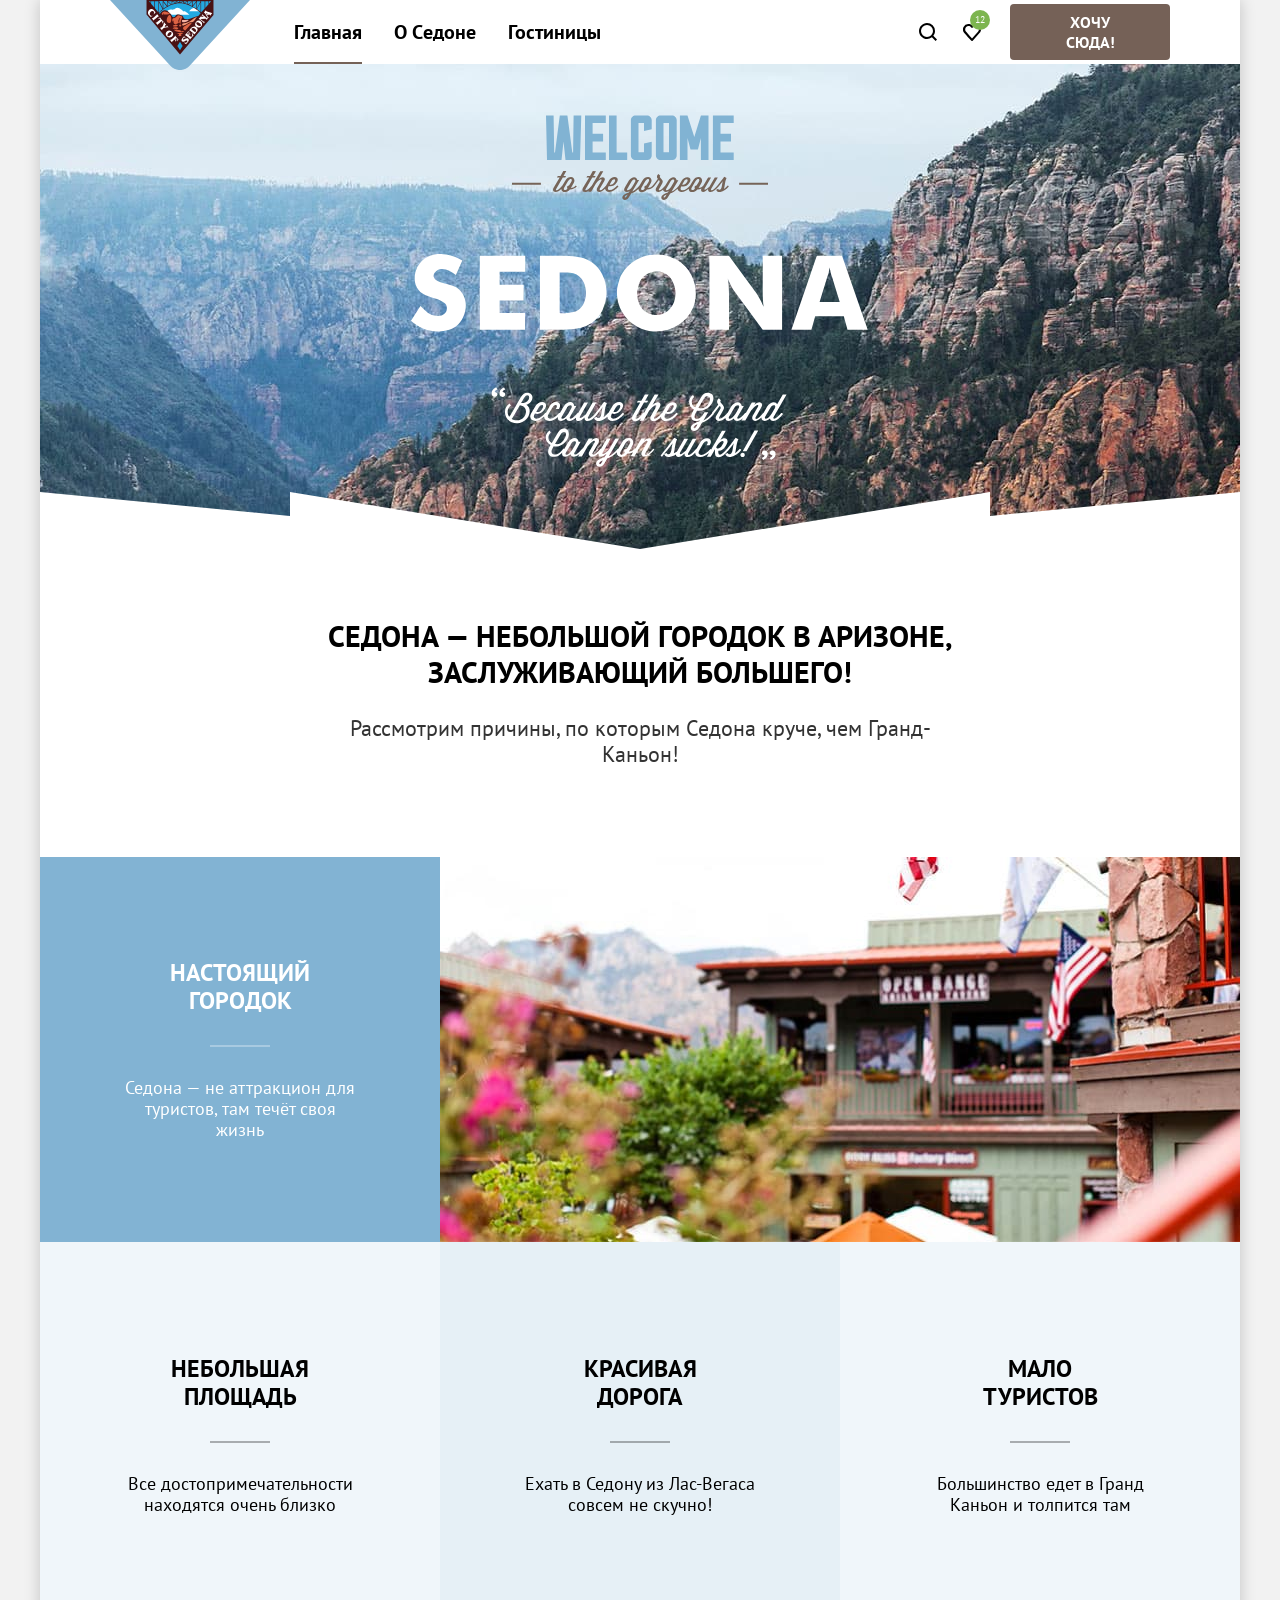
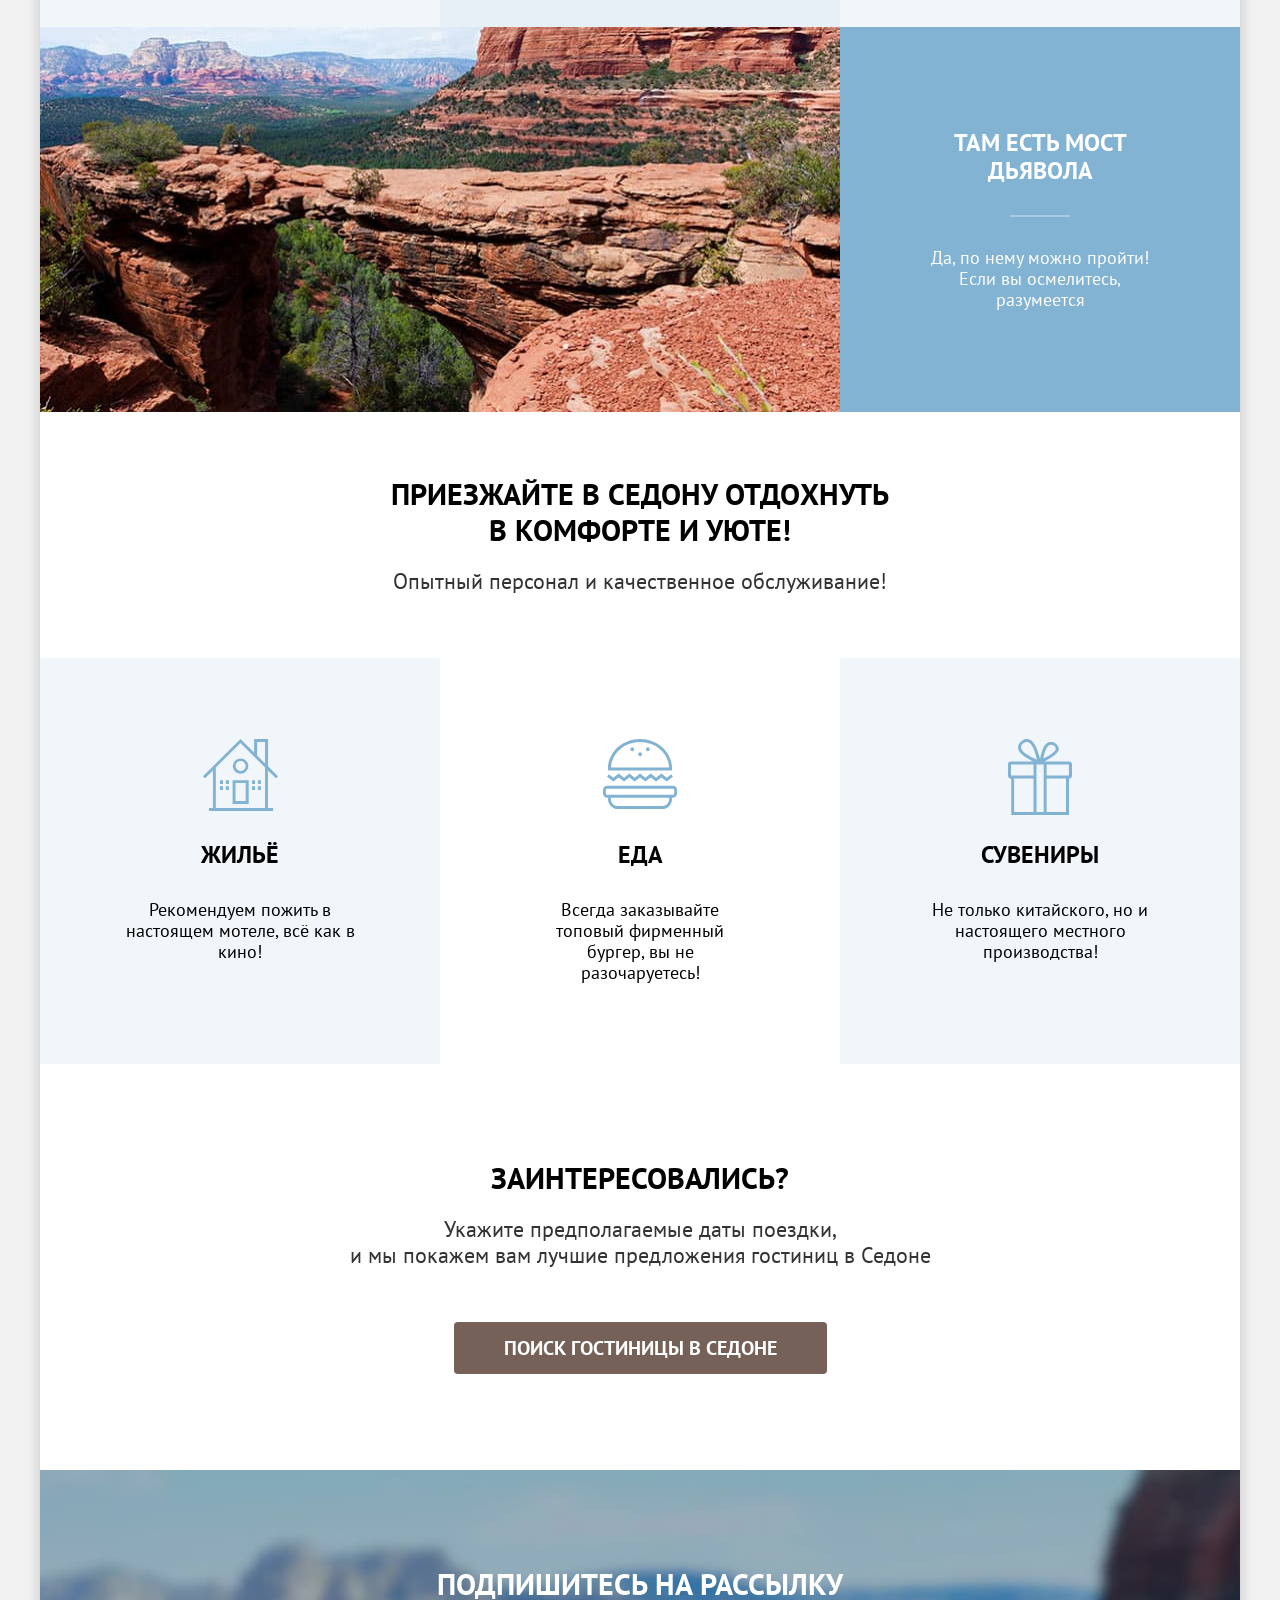
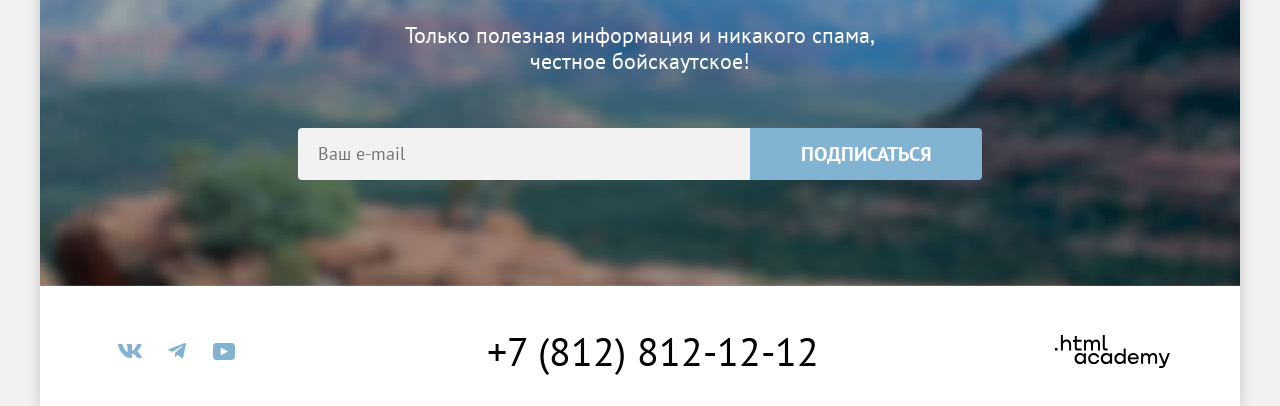
<file: index.html>
<!DOCTYPE html>
<html lang="ru">

  <head>
    <meta charset="utf-8">
    <title>HTML Academy: Седона</title>
    <link rel="stylesheet" href="styles/styles.css">
    <link rel="icon" href="favicon.ico" sizes="32x32">
  </head>

  <body>
    <div class="page-container">
      <header class="page-header">
        <nav class="header-navigation">
          <a class="navigation-logo" href="index.html" title="Переход на главную страницу">
            <img class="navigation-logo-image" src="images/header/logo-sedona.svg" width="140" height="70"
              alt="Логотип города Седона">
          </a>
          <ul class="navigation-list">
            <li class="navigation-item current-index">
              <a class="navigation-link navigation-link-current" href="index.html" title="Вы на главной странице">
                Главная
              </a>
            </li>
            <li class="navigation-item">
              <a class="navigation-link" href="#">
                О Cедоне
              </a>
            </li>
            <li class="navigation-item">
              <a class="navigation-link" href="catalog.html">
                Гостиницы
              </a>
            </li>
          </ul>
          <ul class="navigation-list navigation-list-user">
            <li class="navigation-item-user">
              <a class="navigation-link-user navigation-link-user-search" href="#" title="Поиск">
                <span class="visually-hidden">
                  Поиск
                </span>
              </a>
            </li>
            <li class="navigation-item-user">
              <a class="navigation-link-user navigation-link-user-favourites" href="#" title="Перейти в избранное">
                <span class="visually-hidden">
                  Отелей в избранном
                </span>
                <span class="notification-badge">
                  12
                </span>
              </a>
            </li>
            <li class="navigation-item-user">
              <a class="navigation-link-user navigation-link-user-goto" href="#">
                Хочу сюда!
              </a>
            </li>
          </ul>
        </nav>
      </header>
      <main class="main-container main-index">
        <h1 class="visually-hidden">
          Седона
        </h1>
        <section class="hero-section">
          <h2 class="visually-hidden">
            Приветствие
          </h2>
          <img class="hero-section-image" src="images/index/welcome.svg" width="458" height="352"
            alt="Welcome to the gorgeous Sedona, because the Grand Canyon sucks!">
        </section>

        <section class="advantages">
          <h2 class="visually-hidden">
            Преимущества города Седоны
          </h2>
          <div class="describes-advantages-container">
            <p class="section-describes section-describes-hero">
              Седона — небольшой городок в Аризоне, заслуживающий большего!
            </p>
            <p class="section-text">
              Рассмотрим причины, по которым Седона круче, чем Гранд-Каньон!
            </p>
          </div>
          <ul class="advantages-list">
            <li class="advantages-item advantages-item-image">
              <div class="advantages-container">
                <h3 class="advantages-subtitle function-color">
                  Настоящий городок
                </h3>
                <p class="advantages-description function-color">
                  Седона — не аттракцион для туристов, там течёт своя жизнь
                </p>
              </div>
              <img class="advantages-image-street" src="images/index/street-sedona.jpg" width="800" height="385"
                alt="Крыши домов на фоне гор">
            </li>
            <li class="advantages-item">
              <h3 class="advantages-subtitle">
                Небольшая площадь
              </h3>
              <p class="advantages-description description-text">
                Все достопримечательности находятся очень близко
              </p>
            </li>
            <li class="advantages-item">
              <h3 class="advantages-subtitle">
                Красивая <br> дорога
              </h3>
              <p class="advantages-description description-text">
                Ехать в Седону из Лас-Вегаса совсем не скучно!
              </p>
            </li>
            <li class="advantages-item">
              <h3 class="advantages-subtitle">
                Мало <br> туристов
              </h3>
              <p class="advantages-description description-text">
                Большинство едет в Гранд Каньон и толпится там
              </p>
            </li>
            <li class="advantages-item advantages-item-image advantages-item-bridge">
              <div class="advantages-container">
                <h3 class="advantages-subtitle function-color">
                  Там есть мост дьявола
                </h3>
                <p class="advantages-description function-color">
                  Да, по нему можно пройти! Если вы осмелитесь, разумеется
                </p>
              </div>
              <img class="advantages-image-bridge" src="images/index/bridge-devil.jpg" width="800" height="385"
                alt="Каньон и горы">
            </li>
          </ul>
        </section>
        <section class="infrastructure">
          <h2 class="visually-hidden">
            Инфраструктура города Седоны
          </h2>
          <div class="describes-infrastructure-container">
            <p class="section-describes">
              Приезжайте в Седону отдохнуть в комфорте и уюте!
            </p>
            <p class="section-text">
              Опытный персонал и качественное обслуживание!
            </p>
          </div>
          <ul class="infrastructure-list">
            <li class="infrastructure-item infrastructure-item-house">
              <h3 class="infrastructure-subtitle">
                Жильё
              </h3>
              <p class="infrastructure-description">
                Рекомендуем пожить в настоящем мотеле, всё как в кино!
              </p>
            </li>
            <li class="infrastructure-item infrastructure-item-food">
              <h3 class="infrastructure-subtitle">
                Еда
              </h3>
              <p class="infrastructure-description">
                Всегда заказывайте топовый фирменный бургер, вы не разочаруетесь!
              </p>
            </li>
            <li class="infrastructure-item infrastructure-item-present">
              <h3 class="infrastructure-subtitle">
                Сувениры
              </h3>
              <p class="infrastructure-description">
                Не только китайского, но и настоящего местного производства!
              </p>
            </li>
          </ul>
        </section>
        <section class="search">
          <h2 class="visually-hidden">
            Поиск гостиницы в Седоне
          </h2>
          <div class="describes-search-container">
            <p class="section-describes">
              Заинтересовались?
            </p>
            <p class="section-text">
              Укажите предполагаемые даты поездки, <br>и мы покажем вам лучшие предложения гостиниц в Седоне
            </p>
            <button class="button search-button" type="button">
              Поиск гостиницы в Седоне
            </button>
          </div>
        </section>
      </main>
      <footer class="mailing-footer">
        <section class="mailing">
          <h2 class="visually-hidden">
            Рассылка
          </h2>
          <p class="section-describes function-color">
            Подпишитесь на рассылку
          </p>
          <p class="section-text function-color">
            Только полезная информация и никакого спама, <br>честное бойскаутское!
          </p>
          <form class="mailing-form" action="https://echo.htmlacademy.ru/" method="post">
            <label class="visually-hidden" for="subscribe"> Ваш email </label>
            <input class="mailing-input" type="email" name="login" id="subscribe" placeholder="Ваш e-mail" required>
            <button class="button mailing-button" type="submit">
              Подписаться
            </button>
          </form>
        </section>
        <section class="footer-socials">
          <h2 class="visually-hidden">
            Полезные контакты
          </h2>
          <div class="footer-socials-container">
            <ul class="footer-socials-list">
              <li class="footer-socials-item">
                <a class="footer-socials-link link-vkontakte" href="https://vk.com/htmlacademy" title="Вконтакте">
                  <svg class="vkontakte-icon" aria-hidden="true" focusable="false" width="24" height="14"
                    viewBox="0 0 24 14" fill="none" xmlns="http://www.w3.org/2000/svg">
                    <path xmlns="http://www.w3.org/2000/svg" fill-rule="evenodd"
                      d="M23.45.95c.17-.55 0-.95-.8-.95h-2.62c-.67 0-.98.35-1.14.73 0 0-1.34 3.2-3.23 5.27-.61.6-.89.8-1.22.8-.17 0-.42-.2-.42-.74V.95c0-.66-.18-.95-.74-.95H9.15c-.42 0-.67.3-.67.6 0 .61.95.76 1.05 2.5v3.8c0 .84-.16.99-.5.99-.88 0-3.05-3.21-4.33-6.89-.25-.71-.5-1-1.17-1H.9C.15 0 0 .35 0 .73c0 .68.89 4.07 4.14 8.55C6.32 12.34 9.38 14 12.16 14c1.67 0 1.88-.37 1.88-1v-2.32c0-.73.16-.88.69-.88.38 0 1.05.2 2.61 1.67C19.11 13.22 19.4 14 20.41 14h2.62c.75 0 1.13-.37.91-1.1-.24-.72-1.09-1.77-2.21-3.02-.62-.7-1.53-1.47-1.81-1.86-.4-.49-.28-.7  0-1.14 0 0 3.2-4.43 3.53-5.93"
                      clip-rule="evenodd" />
                  </svg>
                  <span class="visually-hidden">
                    Иконка Вконтакте
                  </span>
                </a>
              </li>
              <li class="footer-socials-item">
                <a class="footer-socials-link link-telegram" href="https://t.me/htmlacademy" title="Телеграмм">
                  <svg class="telegram-icon" aria-hidden="true" focusable="false" width="18" height="16"
                    viewBox="0 0 18 16" fill="none" xmlns="http://www.w3.org/2000/svg">
                    <path xmlns="http://www.w3.org/2000/svg"
                      d="M16.79.1.84 6.25c-1.09.43-1.08 1.04-.2 1.31l4.1 1.28 9.47-5.98c.44-.27.85-.12.52.18L7.05 9.96l-.28 4.22c.41 0 .6-.19.83-.41l1.99-1.93 4.13 3.05c.77.42 1.31.2 1.5-.7l2.72-12.8c.28-1.12-.43-1.62-1.16-1.3" />
                  </svg>
                  <span class="visually-hidden">
                    Иконка Телеграмм
                  </span>
                </a>
              </li>
              <li class="footer-socials-item">
                <a class="footer-socials-link link-youtube" href="https://www.youtube.com/user/htmlacademyru"
                  title="Ютуб">
                  <svg class="youtube-icon" aria-hidden="true" focusable="false" width="22" height="17"
                    viewBox="0 0 22 17" fill="none" xmlns="http://www.w3.org/2000/svg">
                    <path xmlns="http://www.w3.org/2000/svg"
                      d="M18.6 0H3.18C1.31 0 0 1.6 0 3.4v10.1C0 15.4 1.31 17 3.17 17h15.66c1.64 0 3.17-1.6 3.17-3.4V3.4C21.78 1.6 20.47 0 18.6 0M7.67 12.54V4.46L15 8.5z" />
                  </svg>
                  <span class="visually-hidden">
                    Иконка Ютуб
                  </span>
                </a>
              </li>
            </ul>
            <p class="footer-phone">
              <a class="footer-phone-link" href="tel:88128121212">
                +7 (812) 812-12-12
              </a>
            </p>
            <p class="footer-logo">
              <a class="footer-logo-link" href="https://htmlacademy.ru/intensive/htmlcss">
                <svg class="logo-icon" aria-hidden="true" focusable="false" width="115" height="33" viewBox="0 0 115 33"
                  fill="none" xmlns="http://www.w3.org/2000/svg">
                  <path xmlns="http://www.w3.org/2000/svg"
                    d="M0 12.9v2.6h2.5v-2.6zM11.6 4.5c-1.6 0-2.8.7-3.6 1.7h-.1V0h-2v15.5h2v-5.3c0-2.1 1.3-3.6 3.3-3.6 1.8 0 2.9 1.4 2.9 3.2v5.7h2V9.4c.1-3-1.8-4.9-4.5-4.9M26.6 4.8h-4.8V1.1h-2v3.8h-1.9v2h1.9v6c0 1.7 1 2.7 2.7 2.7h4.1v-2h-3.7c-.7 0-1.1-.4-1.1-1.1V6.8h4.8zM41.1 4.6c-1.6 0-2.9.8-3.5 2.1h-.1c-.6-1.2-1.8-2.1-3.4-2.1-1.4 0-2.5.8-3.1 1.8h-.1V4.8H29v10.6h2V10c0-2 1-3.5 2.6-3.5 1.5 0 2.4 1 2.4 2.6v6.3h2V9.8c0-2.4 1.4-3.3 2.6-3.3 1.5 0 2.4 1 2.4 2.6v6.3h2V8.9c.1-2.5-1.4-4.3-3.9-4.3M47.8 12.7c0 1.7 1 2.7 2.8 2.7h2v-2h-1.7c-.7 0-1.1-.4-1.1-1.1V0h-2zM28.9 19.7c-.9-1.1-2.2-1.8-3.9-1.8-3.1 0-5.4 2.3-5.4 5.6s2.3 5.6 5.4 5.6c1.8 0 3-.8 3.8-1.9h.1v1.6h2V18.2h-2zm-3.6 7.4c-2.2 0-3.6-1.6-3.6-3.6s1.4-3.6 3.6-3.6 3.6 1.6 3.6 3.6c0 1.9-1.4 3.6-3.6 3.6M44.2 22c-.5-2.4-2.6-4.1-5.4-4.1a5.4 5.4 0 0 0-5.6 5.6c0 3.1 2.2 5.6 5.6 5.6 2.8 0 4.9-1.8 5.4-4.2h-2.1a3.4 3.4 0 0 1-3.3 2.3c-2.2 0-3.6-1.6-3.6-3.6s1.4-3.6 3.6-3.6c1.6 0 2.8 1 3.3 2.2h2.1zM55.1 19.7c-.9-1.1-2.2-1.8-3.9-1.8-3.1 0-5.4 2.3-5.4 5.6s2.3 5.6 5.4 5.6c1.8 0 3-.8 3.8-1.9h.1v1.6h2V18.2h-2zm-3.6 7.4c-2.2 0-3.6-1.6-3.6-3.6s1.4-3.6 3.6-3.6 3.6 1.6 3.6 3.6c0 1.9-1.5 3.6-3.6 3.6M68.7 19.8c-.9-1.1-2.2-1.9-3.9-1.9-3.1 0-5.4 2.3-5.4 5.6s2.2 5.6 5.4 5.6c1.7 0 3-.8 3.8-1.8h.1v1.5h2V13.4h-2zm-3.6 7.3c-2.2 0-3.6-1.6-3.6-3.6s1.4-3.6 3.6-3.6 3.6 1.6 3.6 3.6c-.1 2-1.5 3.6-3.6 3.6M78.3 17.9c-3.3 0-5.5 2.5-5.5 5.6 0 3 2.1 5.6 5.5 5.6 2.5 0 4.5-1.3 5.2-3.6h-2.1c-.5 1-1.6 1.6-3 1.6-1.9 0-3.3-1.3-3.4-2.9h8.8c.2-3.6-2-6.3-5.5-6.3m0 1.9c1.7 0 3 1 3.3 2.6h-6.5c.3-1.5 1.5-2.6 3.2-2.6M98.2 17.9c-1.6 0-2.9.8-3.6 2h-.1c-.6-1.2-1.8-2-3.4-2-1.4 0-2.5.7-3.1 1.8v-1.5h-1.9v10.6h2v-5.4c0-2 1-3.4 2.6-3.5 1.5 0 2.4 1 2.4 2.6v6.3h2v-5.6c0-2.4 1.4-3.3 2.6-3.3 1.5 0 2.4 1 2.4 2.6v6.3h2v-6.5c.1-2.6-1.4-4.4-3.9-4.4M109.4 27l-3.6-8.9h-2.2l4.8 11.6c-.3.9-.7 1.2-1.7 1.2h-2.5v2h2.5c1.8 0 2.8-.8 3.5-2.6l4.7-12.2h-2.1z" />
                </svg>
                <span class="visually-hidden">
                  Логотип HTML Academy
                </span>
              </a>
            </p>
          </div>
        </section>
      </footer>
    </div>
    <!--  Модальное окно  -->
    <div class="modal-container modal-container-close">
      <div class="modal modal-search">
        <section class="modal-content">
          <h2 class="modal-title"> Поиск гостиницы в Седоне </h2>
          <form class="search-form cotainer-form" action="https://echo.htmlacademy.ru/" method="post">

            <div class="group-form-сheck-in">
              <label class="сheck-in-label label-name" for="сheck-in"> Дата заезда: </label>
              <input class="сheck-in-date field" type="text" id="сheck-in" name="сheck-in-date-use"
                value="27 апреля 2020" placeholder="Укажите дату заезда" required>
              <span class="message-form message-form-error">
                Мы не можем отправить вас в прошлое.
              </span>
              <button class="calendar-button" type="button"> </button>
            </div>
            <div class="group-form-сheck-out">
              <label class="сheck-out-label label-name" for="сheck-out"> Дата выезда: </label>
              <input class="сheck-out-date field" type="text" id="сheck-out" name="сheck-out-date-use"
                value="1 сентября 2023" placeholder="Укажите дату выезда" required>
              <span class="message-form message-form-ok"> На эти даты есть свободные номера. Пока есть.
              </span>
              <button class="calendar-button" type="button"> </button>
            </div>
            <div class="group-form-big">
              <label class="big-label label-name" for="big-man"> Взрослые: </label>
              <div class="group-contaiver-big">
                <button class="minus-button  regulate-button" type="button">
                  <span class="visually-hidden">
                    Минус
                  </span>
                </button>
                <input class="big-men-input" type="text" name="big" id="big-man" value="2"
                  placeholder="Укажите количество взрослых">
                <button class="plus-button regulate-button" type="button">
                  <span class="visually-hidden">
                    Плюс
                  </span>
                </button>
              </div>
            </div>
            <div class="group-form-children">
              <label class="children-label label-name" for="small-man"> Дети: </label>
              <div class="group-contaiver-children">
                <button class="minus-button regulate-button" type="button">
                  <span class="visually-hidden"> Минус </span>
                </button>
                <input class="children-input" type="text" name="children" id="small-man" value="2"
                  placeholder="Укажите количество детей">
                <button class="plus-button regulate-button" type="button">
                  <span class="visually-hidden">
                    Плюс
                  </span>
                </button>
              </div>
            </div>
            <button class="search-button-found" type="submit">
              Найти
            </button>
          </form>
          <button class="modal-close-button" type="button">
            <span class="visually-hidden">
              Закрыть
            </span>
          </button>
        </section>
      </div>
    </div>
  </body>

</html>
</file>
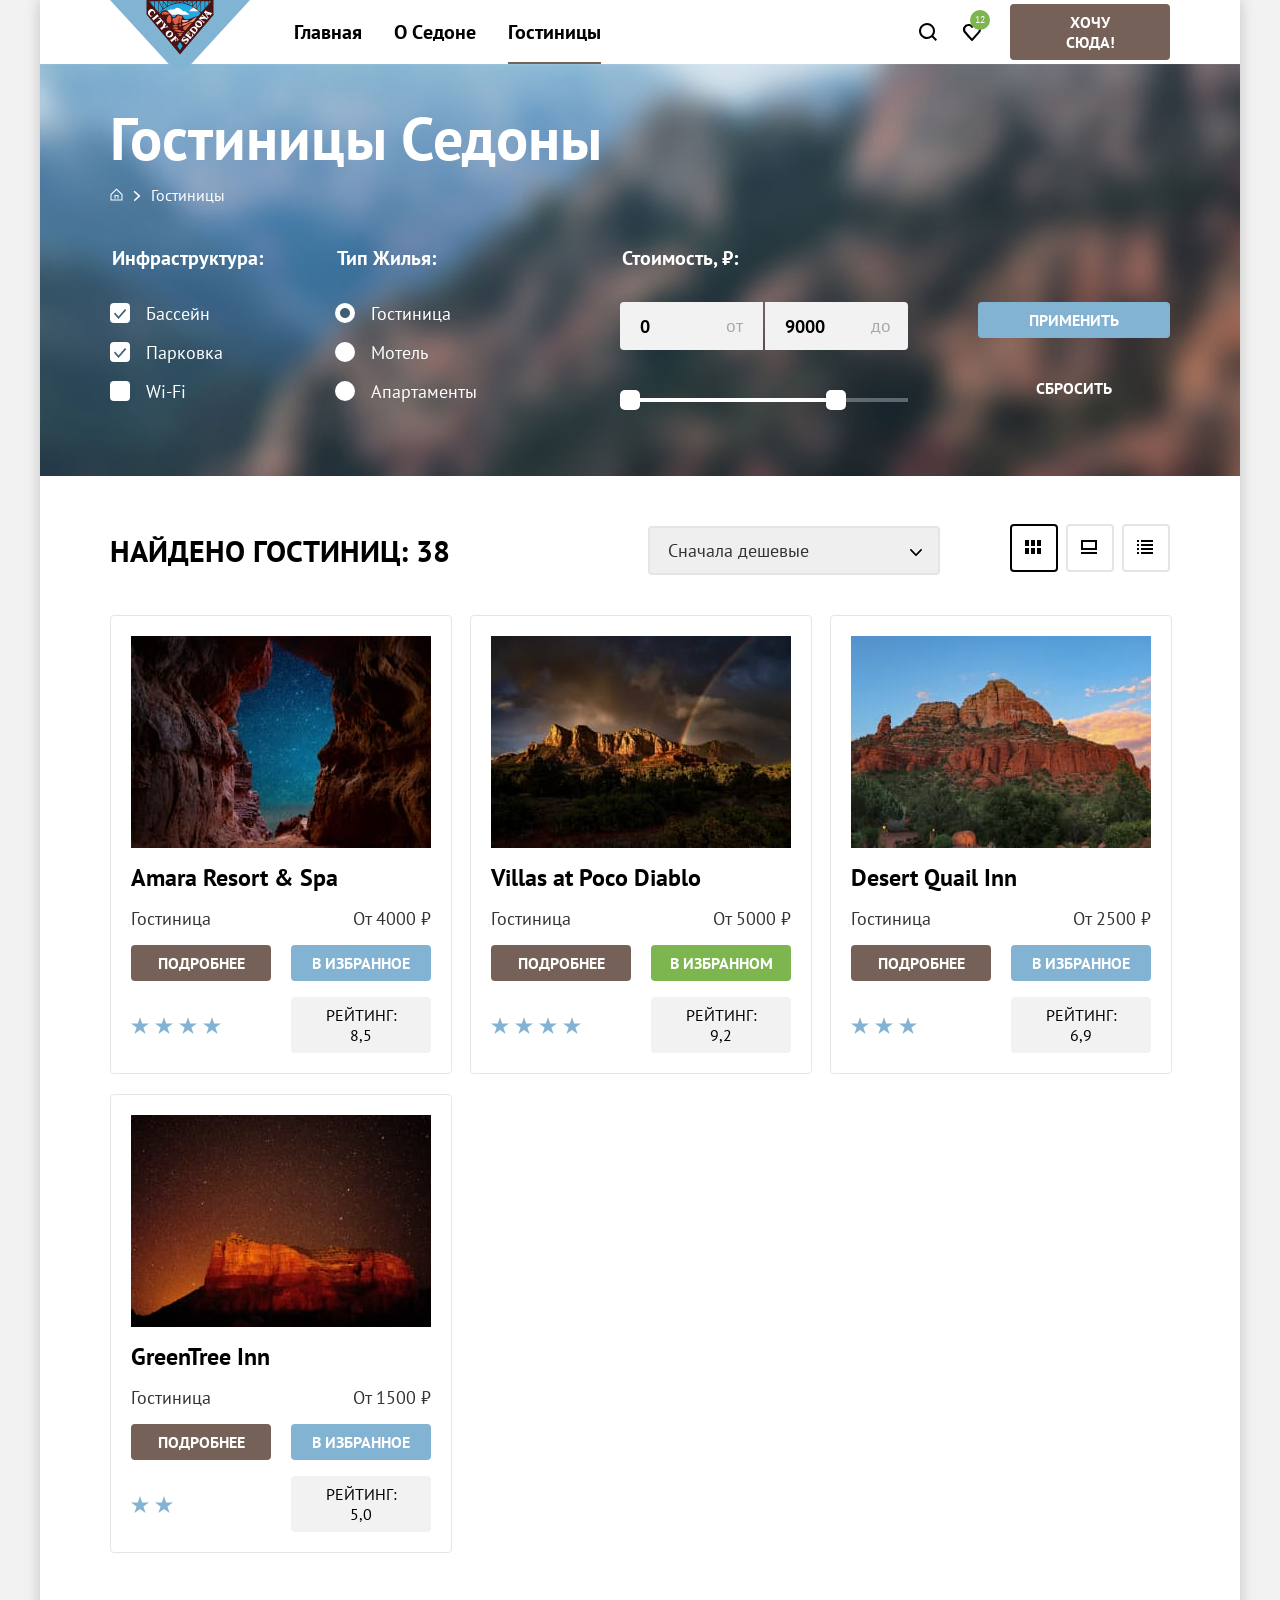
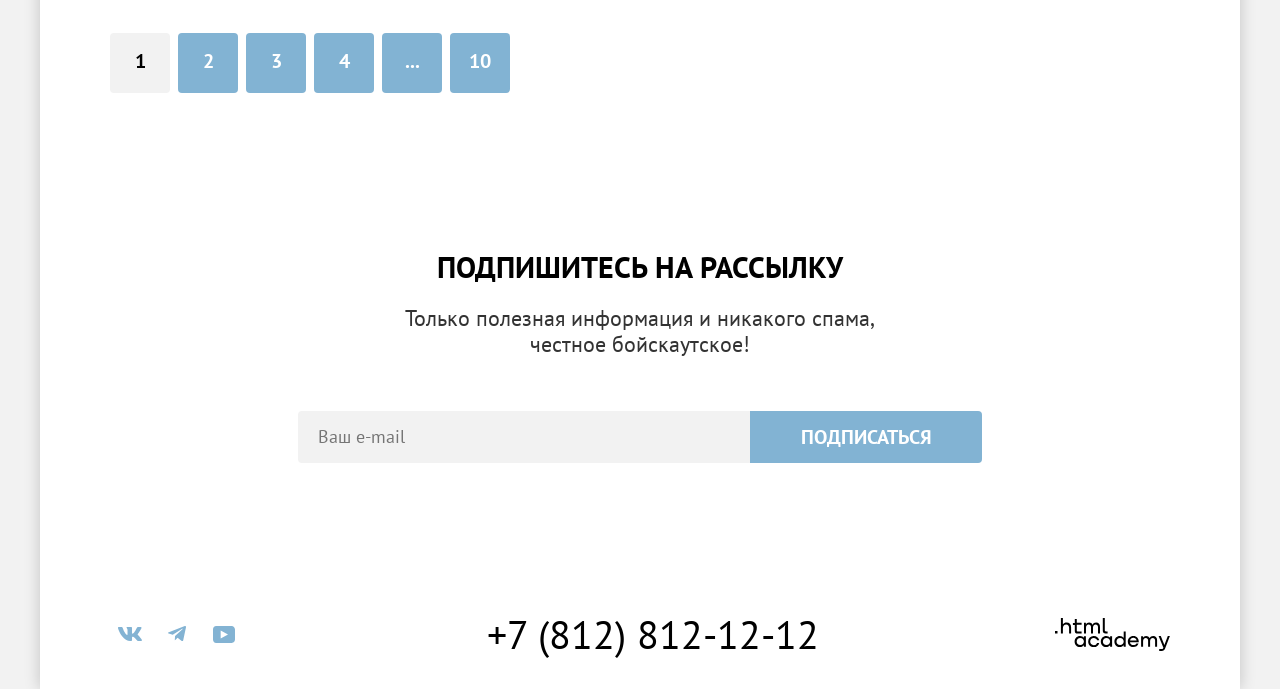
<file: catalog.html>
<!DOCTYPE html>
<html lang="ru">

  <head>
    <meta charset="utf-8">
    <title>HTML Academy: Седона</title>
    <link rel="stylesheet" href="styles/styles.css">
    <link rel="icon" href="favicon.ico" sizes="32x32">
  </head>

  <body>
    <div class="page-container">
      <header class="page-header">
        <nav class="header-navigation">
          <a class="navigation-logo" href="index.html" title="Переход на главную страницу">
            <img class="navigation-logo-image" src="images/header/logo-sedona.svg" width="140" height="70"
              alt="Логотип города Седона">
          </a>
          <ul class="navigation-list">
            <li class="navigation-item">
              <a class="navigation-link" href="index.html">
                Главная
              </a>
            </li>
            <li class="navigation-item">
              <a class="navigation-link" href="#">
                О Cедоне
              </a>
            </li>
            <li class="navigation-item current-inner">
              <a class="navigation-link navigation-link-current" title="Вы на вкладке Гостиницы">
                Гостиницы
              </a>
            </li>
          </ul>
          <ul class="navigation-list navigation-list-user">
            <li class="navigation-item-user">
              <a class="navigation-link-user navigation-link-user-search" href="#" title="Поиск">
                <span class="visually-hidden">
                  Поиск
                </span>
              </a>
            </li>
            <li class="navigation-item-user">
              <a class="navigation-link-user navigation-link-user-favourites" href="#" title="Перейти в избранное">
                <span class="visually-hidden">
                  Отелей в избранном
                </span>
                <span class="notification-badge">
                  12
                </span>
              </a>
            </li>
            <li class="navigation-list-user">
              <a class="navigation-link-user navigation-link-user-goto" href="#">
                Хочу сюда!
              </a>
            </li>
          </ul>
        </nav>
      </header>
      <main class="main-inner">
        <div class="page-filter">
          <h1 class="inner-title">
            Гостиницы Седоны
          </h1>
          <ul class="breadcrumbs-list">
            <li class="breadcrumbs-item">
              <a class="breadcrumbs-link breadcrumbs-link-index" href="index.html">
                <span class="visually-hidden">
                  Домой, на главную страницу
                </span>
                <svg class="house-icon" xmlns="http://www.w3.org/2000/svg" width="13" height="15" fill="none"
                  viewBox="0 0 13 15">
                  <path d="m6.5.5-6 5.8v6.2h12V6.3zm5 11h-10V6.7l5-4.8 5 4.8z" />
                  <path d="M4.5 10.5h1V8h2v2.5h1V7h-4z" />
                </svg>
              </a>
            </li>
            <li class="breadcrumbs-item">
              <a class="breadcrumbs-link breadcrumbs-link-catalog" title="Вы на вкладке Гостиницы" href="">
                Гостиницы
              </a>
            </li>
          </ul>
          <form class="filter" id="filter1" action="https://echo.htmlacademy.ru/" method="get">
            <h2 class="visually-hidden">
              Настройка фильтров
            </h2>
            <fieldset class="catalog-filter-group infrastructure">
              <legend class="catalog-filter-title infrastructure-option">
                Инфраструктура:
              </legend>
              <label class="option option-pool">
                <input class="option-input format-checkbox" type="checkbox" name="pool" checked>
                <span class="control-option"> </span>
                <span class="option-name"> Бассейн </span>
              </label>
              <label class="option option-parking">
                <input class="option-input format-checkbox" type="checkbox" name="parking" checked>
                <span class="control-option"> </span>
                <span class="option-name">Парковка </span>
              </label>
              <label class="option option-internet">
                <input class="option-input format-checkbox" type="checkbox" name="internet">
                <span class="control-option"> </span>
                <span class="option-name">Wi-Fi</span>
              </label>
            </fieldset>
            <fieldset class="catalog-filter-group hotel">
              <legend class="catalog-filter-title hotel-option">
                Тип Жилья:
              </legend>
              <label class="option hotel-option">
                <input class="option-input format-radio" type="radio" name="hotel-option" value="hotel" checked>
                <span class="control-radio control-option"> </span>
                <span class="option-name">Гостиница</span>
              </label>
              <label class="option option-motel">
                <input class="option-input format-radio" type="radio" name="hotel-option" value="motel">
                <span class="control-radio control-option"> </span>
                <span class="option-name">Мотель</span>
              </label>
              <label class="option option-apartments">
                <input class="option-input format-radio" type="radio" name="hotel-option" value="apartments">
                <span class="control-radio control-option"> </span>
                <span class="option-name">Апартаменты</span>
              </label>
            </fieldset>
            <fieldset class="catalog-filter-group catalog-filter-group-price">
              <legend class="catalog-filter-title">
                Стоимость, ₽:
              </legend>
              <div class="number-container">
                <label class="min">
                  <span class="prefix-min"> от </span>
                  <input class="input-number input-min" type="number" name="number-min" value="0">
                </label>
                <label class="max">
                  <span class="prefix-max"> до </span>
                  <input class="input-number input-max" type="number" name="number-max" value="9000">
                </label>
              </div>
              <div class="rang-scale">
                <div class="rang-bar" style="left: 0; width:226px">
                  <button class="rang-toggle toggle-min" type="button">
                    <span class="visually-hidden"> Минимальное значение </span>
                  </button>
                  <button class="rang-toggle toggle-max" type="button">
                    <span class="visually-hidden"> Максимальное значение </span>
                  </button>
                </div>
              </div>
            </fieldset>
            <div class="button-catalog-container">
              <button class="button-use button-catalog" type="submit">
                Применить
              </button>
              <button class="button-reset button-catalog" type="reset">
                Сбросить
              </button>
            </div>
          </form>
        </div>
        <div class="sort-card-container">
          <section class="sort">
            <h2 class="visually-hidden">
              Сортировка вариантов
            </h2>
            <div class="sorting-container">
              <h3 class="results-search">
                Найдено гостиниц:
                <span class="value">38</span>
              </h3>
              <select class="sort-price" aria-label="Сортировка по цене" form="filter1">
                <option value="min-price" selected>
                  Сначала дешевые
                </option>
                <option value="max-price">
                  Сначала дорогие
                </option>
              </select>
              <ul class="sort-view-list">
                <li class="sort-view-item">
                  <a class="sort-view-link-button sort-view-link-button-choice" href="catalog.html?view=tile"
                    title="Показать в виде плитки">
                    <svg class="view-icon-1" aria-hidden="true" focusable="false" width="16" height="14"
                      viewBox="0 0 16 14" fill="none" xmlns="http://www.w3.org/2000/svg">
                      <g xmlns="http://www.w3.org/2000/svg" fill="#000" clip-path="url(#a)">
                        <path d="M4 0H0v6h4zM16 0h-4v6h4zM10 0H6v6h4zM4 8H0v6h4zM16 8h-4v6h4zM10 8H6v6h4z" />
                      </g>
                    </svg>
                    <span class="visually-hidden">
                      Показать в виде плитки
                    </span>
                  </a>
                </li>
                <li class="sort-view-item">
                  <a class="sort-view-link-button" href="catalog.html?view=card" title="Показать в виде карточек">
                    <svg class="view-icon-2" aria-hidden="true" focusable="false" width="16" height="14"
                      viewBox="0 0 16 14" fill="none" xmlns="http://www.w3.org/2000/svg">
                      <path xmlns="http://www.w3.org/2000/svg" d="M16 12H0v2h16zM14 2v6H2V2zm2-2H0v10h16z" />
                    </svg>
                    <span class="visually-hidden">
                      Показать в виде карточек
                    </span>
                  </a>
                </li>
                <li class="sort-view-item">
                  <a class="sort-view-link-button" href="catalog.html?view=list" title="Показать в виде списка">
                    <svg class="view-icon-3" aria-hidden="true" focusable="false" width="16" height="14"
                      viewBox="0 0 16 14" fill="none" xmlns="http://www.w3.org/2000/svg">
                      <path xmlns="http://www.w3.org/2000/svg"
                        d="M2 0H0v2h2zM16 0H4v2h12zM2 4H0v2h2zM16 4H4v2h12zM2 8H0v2h2zM16 8H4v2h12zM2 12H0v2h2zM16 12H4v2h12z" />
                    </svg>
                    <span class="visually-hidden">
                      Показать в виде списка
                    </span>
                  </a>
                </li>
              </ul>
            </div>
          </section>
          <section class="card">
            <h2 class="visually-hidden card-title">
              Результаты поиска - каталог найденных вариантовы
            </h2>
            <ul class="card-list">
              <li class="card-item">
                <a class="card-image-name-link" href="#">
                  <img class="card-image" src="images/catalog/hotel-1.jpg" width="300" height="212"
                    alt="Ущелье с видом на зведзное небо">
                </a>
                <a class="card-description-name-link" href="#">
                  <h3 class="card-description-name">Amara Resort & Spa</h3>
                </a>
                <div class="description-container">
                  <span class="card-description-housing">Гостиница</span>
                  <span class="card-description-price">От 4000 ₽</span>
                  <a class="card-title-link button-catalog" href="#">Подробнее</a>
                  <button class="button-catalog button-catalog-favourites" type="button">В избранное</button>
                  <span class="rating-star star-4">
                    <span class="visually-hidden">4 звезды</span>
                  </span>
                  <span class="rating-value">Рейтинг: 8,5</span>
                </div>
              </li>
              <li class="card-item">
                <a class="card-image-name-link" href="#">
                  <img class="card-image" src="images/catalog/hotel-2.jpg" width="300" height="212"
                    alt="Вид на скалы с радугой">
                </a>
                <a class="card-description-name-link" href="#">
                  <h3 class="card-description-name">Villas at Poco Diablo</h3>
                </a>
                <div class="description-container">
                  <span class="card-description-housing">Гостиница</span>
                  <span class="card-description-price">От 5000 ₽</span>
                  <a class="card-title-link button-catalog" href="#">Подробнее</a>
                  <button class="button-catalog button-catalog-choice" type="button">В избранном</button>
                  <span class="rating-star star-4">
                    <span class="visually-hidden">4 звезды</span>
                  </span>
                  <span class="rating-value">Рейтинг: 9,2</span>
                </div>
              </li>
              <li class="card-item">
                <a class="card-image-name-link" href="#">
                  <img class="card-image" src="images/catalog/hotel-3.jpg" width="300" height="212"
                    alt="Скалы на фоне голубого неба">
                </a>
                <a class="card-description-name-link" href="#">
                  <h3 class="card-description-name">Desert Quail Inn</h3>
                </a>
                <div class="description-container">
                  <span class="card-description-housing">Гостиница</span>
                  <span class="card-description-price">От 2500 ₽</span>
                  <a class="card-title-link button-catalog" href="#">Подробнее</a>
                  <button class="button-catalog button-catalog-favourites" type="button">В избранное</button>
                  <span class="rating-star star-3">
                    <span class="visually-hidden"> 3 звезды </span>
                  </span>
                  <span class="rating-value">Рейтинг: 6,9</span>
                </div>
              </li>
              <li class="card-item">
                <a class="card-image-name-link" href="#">
                  <img class="card-image" src="images/catalog/hotel-4.jpg" width="300" height="212"
                    alt="Скалы на фоне звездного неба">
                </a>
                <a class="card-description-name-link" href="#">
                  <h3 class="card-description-name">GreenTree Inn</h3>
                </a>
                <div class="description-container">
                  <span class="card-description-housing">Гостиница</span>
                  <span class="card-description-price">От 1500 ₽</span>
                  <a class="card-title-link button-catalog" href="#">Подробнее</a>
                  <button class="button-catalog button-catalog-favourites" type="button">В избранное</button>
                  <span class="rating-star star-2">
                    <span class="visually-hidden"> 2 звезды </span>
                  </span>
                  <span class="rating-value">Рейтинг: 5,0</span>
                </div>
              </li>
            </ul>
          </section>
          <h2 class="visually-hidden">
            Пагинация (Страницы)
          </h2>
          <ul class="pagination-list">
            <li class="pagination-item">
              <a class="pagination-link pagination-link-current">1</a>
            </li>
            <li class="pagination-item">
              <a class="pagination-link" href="#">2</a>
            </li>
            <li class="pagination-item">
              <a class="pagination-link" href="#">3</a>
            </li>
            <li class="pagination-item">
              <a class="pagination-link" href="#">4</a>
            </li>
            <li class="pagination-item">
              <a class="pagination-link" href="#">...</a>
            </li>
            <li class="pagination-item">
              <a class="pagination-link" href="#">10</a>
            </li>
          </ul>
        </div>
      </main>
      <footer class="mailing-footer">
        <section class="mailing-catalog">
          <h2 class="visually-hidden">
            Рассылка
          </h2>
          <p class="section-describes mailing-text-catalog">
            Подпишитесь на рассылку
          </p>
          <p class="section-text mailing-description-catalog">
            Только полезная информация и никакого спама, <br> честное бойскаутское!
          </p>
          <div class="footer-form-container">
            <form class="mailing-form mailing-form-catalog" action="https://echo.htmlacademy.ru/" method="post">
              <label class="visually-hidden" for="subscribe"> Ваш email </label>
              <input class="mailing-input" type="email" name="login" id="subscribe" placeholder="Ваш e-mail" required>
              <button class="button mailing-button" type="submit">
                Подписаться
              </button>
            </form>
          </div>
        </section>
        <section class="footer-socials">
          <h2 class="visually-hidden">
            Полезные контакты
          </h2>
          <div class="footer-socials-container">
            <ul class="footer-socials-list">
              <li class="footer-socials-item">
                <a class="footer-socials-link link-vkontakte" href="https://vk.com/htmlacademy" title="Вконтакте">
                  <svg class="vkontakte-icon" aria-hidden="true" focusable="false" width="24" height="14"
                    viewBox="0 0 24 14" fill="none" xmlns="http://www.w3.org/2000/svg">
                    <path xmlns="http://www.w3.org/2000/svg" fill-rule="evenodd"
                      d="M23.45.95c.17-.55 0-.95-.8-.95h-2.62c-.67 0-.98.35-1.14.73 0 0-1.34 3.2-3.23 5.27-.61.6-.89.8-1.22.8-.17 0-.42-.2-.42-.74V.95c0-.66-.18-.95-.74-.95H9.15c-.42 0-.67.3-.67.6 0 .61.95.76 1.05 2.5v3.8c0 .84-.16.99-.5.99-.88 0-3.05-3.21-4.33-6.89-.25-.71-.5-1-1.17-1H.9C.15 0 0 .35 0 .73c0 .68.89 4.07 4.14 8.55C6.32 12.34 9.38 14 12.16 14c1.67 0 1.88-.37 1.88-1v-2.32c0-.73.16-.88.69-.88.38 0 1.05.2 2.61 1.67C19.11 13.22 19.4 14 20.41 14h2.62c.75 0 1.13-.37.91-1.1-.24-.72-1.09-1.77-2.21-3.02-.62-.7-1.53-1.47-1.81-1.86-.4-.49-.28-.7  0-1.14 0 0 3.2-4.43 3.53-5.93"
                      clip-rule="evenodd" />
                  </svg>
                  <span class="visually-hidden">
                    Иконка Вконтакте
                  </span>
                </a>
              </li>
              <li class="footer-socials-item">
                <a class="footer-socials-link link-telegram" href="https://t.me/htmlacademy" title="Телеграмм">
                  <svg class="telegram-icon" aria-hidden="true" focusable="false" width="18" height="16"
                    viewBox="0 0 18 16" fill="none" xmlns="http://www.w3.org/2000/svg">
                    <path xmlns="http://www.w3.org/2000/svg"
                      d="M16.79.1.84 6.25c-1.09.43-1.08 1.04-.2 1.31l4.1 1.28 9.47-5.98c.44-.27.85-.12.52.18L7.05 9.96l-.28 4.22c.41 0 .6-.19.83-.41l1.99-1.93 4.13 3.05c.77.42 1.31.2 1.5-.7l2.72-12.8c.28-1.12-.43-1.62-1.16-1.3" />
                  </svg>
                  <span class="visually-hidden">
                    Иконка Телеграмм
                  </span>
                </a>
              </li>
              <li class="footer-socials-item">
                <a class="footer-socials-link link-youtube" href="https://www.youtube.com/user/htmlacademyru"
                  title="Ютуб">
                  <svg class="youtube-icon" aria-hidden="true" focusable="false" width="22" height="17"
                    viewBox="0 0 22 17" fill="none" xmlns="http://www.w3.org/2000/svg">
                    <path xmlns="http://www.w3.org/2000/svg"
                      d="M18.6 0H3.18C1.31 0 0 1.6 0 3.4v10.1C0 15.4 1.31 17 3.17 17h15.66c1.64 0 3.17-1.6 3.17-3.4V3.4C21.78 1.6 20.47 0 18.6 0M7.67 12.54V4.46L15 8.5z" />
                  </svg>
                  <span class="visually-hidden">
                    Иконка Ютуб
                  </span>
                </a>
              </li>
            </ul>
            <p class="footer-phone">
              <a class="footer-phone-link" href="tel:88128121212">
                +7 (812) 812-12-12
              </a>
            </p>
            <p class="footer-logo">
              <a class="footer-logo-link" href="https://htmlacademy.ru/intensive/htmlcss">
                <svg class="logo-icon" aria-hidden="true" focusable="false" width="115" height="33" viewBox="0 0 115 33"
                  fill="none" xmlns="http://www.w3.org/2000/svg">
                  <path xmlns="http://www.w3.org/2000/svg"
                    d="M0 12.9v2.6h2.5v-2.6zM11.6 4.5c-1.6 0-2.8.7-3.6 1.7h-.1V0h-2v15.5h2v-5.3c0-2.1 1.3-3.6 3.3-3.6 1.8 0 2.9 1.4 2.9 3.2v5.7h2V9.4c.1-3-1.8-4.9-4.5-4.9M26.6 4.8h-4.8V1.1h-2v3.8h-1.9v2h1.9v6c0 1.7 1 2.7 2.7 2.7h4.1v-2h-3.7c-.7 0-1.1-.4-1.1-1.1V6.8h4.8zM41.1 4.6c-1.6 0-2.9.8-3.5 2.1h-.1c-.6-1.2-1.8-2.1-3.4-2.1-1.4 0-2.5.8-3.1 1.8h-.1V4.8H29v10.6h2V10c0-2 1-3.5 2.6-3.5 1.5 0 2.4 1 2.4 2.6v6.3h2V9.8c0-2.4 1.4-3.3 2.6-3.3 1.5 0 2.4 1 2.4 2.6v6.3h2V8.9c.1-2.5-1.4-4.3-3.9-4.3M47.8 12.7c0 1.7 1 2.7 2.8 2.7h2v-2h-1.7c-.7 0-1.1-.4-1.1-1.1V0h-2zM28.9 19.7c-.9-1.1-2.2-1.8-3.9-1.8-3.1 0-5.4 2.3-5.4 5.6s2.3 5.6 5.4 5.6c1.8 0 3-.8 3.8-1.9h.1v1.6h2V18.2h-2zm-3.6 7.4c-2.2 0-3.6-1.6-3.6-3.6s1.4-3.6 3.6-3.6 3.6 1.6 3.6 3.6c0 1.9-1.4 3.6-3.6 3.6M44.2 22c-.5-2.4-2.6-4.1-5.4-4.1a5.4 5.4 0 0 0-5.6 5.6c0 3.1 2.2 5.6 5.6 5.6 2.8 0 4.9-1.8 5.4-4.2h-2.1a3.4 3.4 0 0 1-3.3 2.3c-2.2 0-3.6-1.6-3.6-3.6s1.4-3.6 3.6-3.6c1.6 0 2.8 1 3.3 2.2h2.1zM55.1 19.7c-.9-1.1-2.2-1.8-3.9-1.8-3.1 0-5.4 2.3-5.4 5.6s2.3 5.6 5.4 5.6c1.8 0 3-.8 3.8-1.9h.1v1.6h2V18.2h-2zm-3.6 7.4c-2.2 0-3.6-1.6-3.6-3.6s1.4-3.6 3.6-3.6 3.6 1.6 3.6 3.6c0 1.9-1.5 3.6-3.6 3.6M68.7 19.8c-.9-1.1-2.2-1.9-3.9-1.9-3.1 0-5.4 2.3-5.4 5.6s2.2 5.6 5.4 5.6c1.7 0 3-.8 3.8-1.8h.1v1.5h2V13.4h-2zm-3.6 7.3c-2.2 0-3.6-1.6-3.6-3.6s1.4-3.6 3.6-3.6 3.6 1.6 3.6 3.6c-.1 2-1.5 3.6-3.6 3.6M78.3 17.9c-3.3 0-5.5 2.5-5.5 5.6 0 3 2.1 5.6 5.5 5.6 2.5 0 4.5-1.3 5.2-3.6h-2.1c-.5 1-1.6 1.6-3 1.6-1.9 0-3.3-1.3-3.4-2.9h8.8c.2-3.6-2-6.3-5.5-6.3m0 1.9c1.7 0 3 1 3.3 2.6h-6.5c.3-1.5 1.5-2.6 3.2-2.6M98.2 17.9c-1.6 0-2.9.8-3.6 2h-.1c-.6-1.2-1.8-2-3.4-2-1.4 0-2.5.7-3.1 1.8v-1.5h-1.9v10.6h2v-5.4c0-2 1-3.4 2.6-3.5 1.5 0 2.4 1 2.4 2.6v6.3h2v-5.6c0-2.4 1.4-3.3 2.6-3.3 1.5 0 2.4 1 2.4 2.6v6.3h2v-6.5c.1-2.6-1.4-4.4-3.9-4.4M109.4 27l-3.6-8.9h-2.2l4.8 11.6c-.3.9-.7 1.2-1.7 1.2h-2.5v2h2.5c1.8 0 2.8-.8 3.5-2.6l4.7-12.2h-2.1z" />
                </svg>
                <span class="visually-hidden">
                  Логотип HTML Academy
                </span>
              </a>
            </p>
          </div>
        </section>
      </footer>
    </div>
  </body>

</html>
</file>
<file: styles/styles.css>
@font-face {
  font-family: "PT Sans";
  font-style: normal;
  font-weight: 400;
  src: url("../fonts/ptsans-400.woff2") format("woff2");
  font-display: swap;
}

@font-face {
  font-family: "PT Sans";
  font-style: normal;
  font-weight: 700;
  src: url("../fonts/ptsans-700.woff2") format("woff2");
  font-display: swap;
}

/*Стики-футер*/
html {
  height: 100%;
}

body {
  height: 100%;
  font-family: "PT Sans", sans-serif;
  font-weight: 400;
  font-style: normal;
  font-size: 18px;
  line-height: 21px;
  margin: 0;
  min-width: 1280px;
  background: #f2f2f2;
  color: #000000;
}

.visually-hidden {
  position: absolute;
  width: 1px;
  height: 1px;
  margin: -1px;
  padding: 0;
  border: 0;
  clip: rect(0 0 0 0);
  overflow: hidden;
}

.page-container {
  display: flex;
  flex-direction: column;
  min-height: 100%;
  width: 1200px;
  white-space: wrap;
  overflow-wrap: break-word;
  margin: 0 auto;
  padding: 0;
  box-shadow: 0 0 15px rgba(0, 0, 0, 0.2);
  background-color: #ffffff;
}

.main-container {
  flex-grow: 1;
}

.button {
  font-family: inherit;
  font-size: 20px;
  line-height: 36px;
  font-weight: 700;
  text-align: center;
  color: #ffffff;
  text-decoration: none;
  text-transform: uppercase;
  background-color: #82b3d3;
  cursor: pointer;
  display: block;
}

/* Шапка с навигацией */

.page-header {
  background-color: #ffffff;
  color: #000000;
}

.navigation-logo-image {
  display: block;
}

.navigation-logo {
  margin-bottom: -6px;
  position: relative;
}

.header-navigation {
  display: grid;
  grid-template-columns: 140px 1fr auto;
  margin: 0;
  padding: 0 70px;
  column-gap: 28px;
}

.navigation-list {
  display: flex;
  flex-wrap: wrap;
  align-items: center;
  padding: 0;
  margin: 0;
  list-style-type: none;
}

.navigation-list-user {
  justify-content: flex-end;
}

.navigation-link,
.navigation-link-user {
  font-weight: 700;
  font-size: 20px;
  line-height: 24px;
  background-color: #ffffff;
  color: #000000;
  text-align: center;
  text-decoration: none;
  display: block;
  box-sizing: border-box;
  padding: 20px 16px;

}

.navigation-link:hover,
.navigation-link:focus {
  color: #756157;
}

.navigation-link:active {
  color: rgba(117, 97, 87, 0.3);
}

.navigation-link-user {
  box-sizing: border-box;
  min-width: 44px;
  min-height: 44px;
  padding: 22px 12px;
}

.navigation-link-user-favourites {
  margin-right: 16px;
  position: relative;
}

.navigation-link-user-favourites {
  background-image: url("../images/header/favourites.svg");
  background-repeat: no-repeat;
  background-position: center;
}

.navigation-link-user-search {
  background-image: url("../images/header/loupe.svg");
  background-repeat: no-repeat;
  background-position: center;
}

.navigation-link-user-favourites:hover,
.navigation-link-user-search:hover,
.navigation-link-user-favourites:focus,
.navigation-link-user-search:focus {
  background-color: #af9080;
  border: none;
}

.navigation-link-user-favourites:active,
.navigation-link-user-search:active {
  background-color: #af9080;
  opacity: 0.3;
}

.navigation-link-user-goto {
  font-size: 16px;
  line-height: 20px;
  color: #ffffff;
  background-color: #756157;
  border-radius: 4px;
  text-transform: uppercase;
  padding: 8px 34px;
  align-items: center;
  min-height: 36px;
  width: 160px;
}

.navigation-link-user-goto:hover,
.navigation-link-user-goto:focus {
  background-color: #615048;
}

.navigation-link-user-goto:active {
  background-color: #756157;
  color: rgba(255, 255, 255, 0.3);
}

.navigation-link-user-goto:disabled {
  background-color: #e5e5e5;
  color: #ffffff;
  cursor: default;
}

.current-index {
  position: relative;
}

.current-index .navigation-link-current::before {
  content: "";
  position: absolute;
  bottom: 0;
  background-color: #756257;
  left: 16px;
  right: 16px;
  height: 2px;
}

.current-inner {
  position: relative;
}

.current-inner .navigation-link-current::before {
  content: "";
  position: absolute;
  bottom: 0;
  background-color: #756257;
  left: 16px;
  right: 16px;
  height: 2px;
}

.notification-badge {
  font-size: 10px;
  font-weight: 400;
  line-height: 10px;
  color: #ffffff;
  display: flex;
  align-items: center;
  justify-content: center;
  position: absolute;
  left: 20px;
  top: 0;
  min-width: 20px;
  height: 20px;
  background: #7DB54F;
  border-radius: 100vh;
  padding: 1px;
  box-sizing: border-box;
}

/* ОСНОВНОЙ КОНТЕНТ */

.hero-section {
  text-align: center;
  padding: 51px 371px 82px 371px;
}

.hero-section-image {
  vertical-align: middle;
}

.hero-section {
  background-image: url("../images/index/collar-index.svg"), url("../images/index/index-photo.jpg");
  background-color: #909ba2;
  color: #000000;
  background-repeat: no-repeat, no-repeat;
  background-attachment: scroll, scroll;
  background-position: bottom, center;
  background-size: 100%, cover;
}

.section-describes {
  font-weight: 700;
  font-size: 30px;
  line-height: 36px;
  text-transform: uppercase;
  text-align: center;
  margin: 0;
  margin-bottom: 20px;
}

.section-describes-hero {
  margin-bottom: 25px;
}

.section-text {
  font-weight: 400;
  font-size: 22px;
  line-height: 26px;
  color: #333333;
  text-align: center;
  margin: 0;
}

.describes-search-container .section-text {
  margin-bottom: 54px;
}

.describes-advantages-container {
  padding: 69px 274px;
}

.describes-infrastructure-container {
  padding: 64px 346px;
}

.describes-search-container {
  padding: 96px 304px;
}

.advantages-list {
  margin: 0;
  margin-top: 21px;
  padding: 0;
  display: flex;
  flex-wrap: wrap;
  list-style-type: none;
}

.advantages-item {
  box-sizing: border-box;
  width: 400px;
  min-height: 385px;
  padding: 112.5px 85px;
  margin: 0;
  position: relative;
}

.advantages-item-image {
  width: 100%;
  padding: 0;
  display: flex;
}

.advantages-item-bridge {
  flex-direction: row-reverse;
}

.advantages-container {
  box-sizing: border-box;
  width: 400px;
  padding: 102px 85px;
  position: relative;
}

.infrastructure-list {
  margin: 0;
  padding: 0;
  display: flex;
  flex-wrap: wrap;
  list-style-type: none;
}

.infrastructure-item {
  box-sizing: border-box;
  width: 400px;
  padding: 183px 85px 81px 85px;
}

.infrastructure-item-house {
  background-image: url("../images/index/house-icon.svg");
  background-repeat: no-repeat;
  background-position: center 81px;
}

.infrastructure-item-food {
  background-image: url("../images/index/food-icon.svg");
  background-repeat: no-repeat;
  background-position: center 81px;
}

.infrastructure-item-present {
  background-image: url("../images/index/present-icon.svg");
  background-repeat: no-repeat;
  background-position: center 81px;
}

.advantages-subtitle,
.infrastructure-subtitle {
  font-weight: 700;
  font-size: 24px;
  line-height: 28px;
  text-transform: uppercase;
  text-align: center;
  margin: 0;
}

.infrastructure-subtitle {
  margin: 0;
  margin-bottom: 30px;
}

.advantages-description,
.infrastructure-description {
  font-weight: 400;
  font-size: 18px;
  line-height: 21px;
  text-align: center;
  margin: 0;
}

.advantages-subtitle::after {
  content: '';
  width: 60px;
  height: 2px;
  background: rgba(0, 0, 0, 0.3);
  display: block;
  margin: 30px auto;
}

.advantages-container .advantages-subtitle::after {
  content: '';
  width: 60px;
  height: 2px;
  background: rgba(255, 255, 255, 0.3);
  display: block;
  margin: 30px auto;
}

.advantages-list li:nth-child(4n+1) {
  background-color: #82b3d3;
}

.advantages-list li:nth-child(2n) {
  background-color: rgba(131, 179, 211, 0.12);
}

.advantages-list li:nth-child(3n) {
  background-color: rgba(131, 179, 211, 0.2);
}

.infrastructure-list li:nth-child(odd) {
  background-color: rgba(131, 179, 211, 0.12);
}

.infrastructure-list li:nth-child(even) {
  background-color: #ffffff;
}

.search-button {
  background-color: #756157;
  box-sizing: border-box;
  border: 0;
  border-radius: 4px;
  min-height: 52px;
  padding: 8px 50px;
  margin: 0 auto;
}

.search-button:hover {
  background-color: #615048;
}

.search-button:focus {
  background-color: #615048;
}

.search-button:active {
  background-color: #756157;
  color: rgba(255, 255, 255, 0.3);
}

.search-button:disabled {
  background-color: #e5e5e5;
  color: #ffffff;
  cursor: default;
}

/* Подвал сайта */
.mailing,
.mailing-catalog {
  box-sizing: border-box;
  padding: 96px 258px 106px 258px;
}

.mailing-form {
  display: flex;
  flex-wrap: wrap;
  justify-content: center;
}

.mailing .section-text,
.mailing-catalog .section-text {
  margin-bottom: 54px;
}

.mailing-form input,
.mailing-form button {
  border: 0;
  max-width: 100%;
}

.mailing-input {
  font-family: inherit;
  font-weight: 400;
  font-size: 18px;
  line-height: 24px;
  color: #000000;
  text-align: left;
  background-color: #f2f2f2;
  box-sizing: border-box;
  width: 452px;
  min-height: 52px;
  padding: 14px 20px;
  border-radius: 4px 0 0 4px;
}

.mailing-input:hover {
  background-color: #e6e6e6;
}

.mailing-input:focus {
  background-color: #e6e6e6;
  outline: 3px solid #83b3d3;
}

.mailing-input:disabled {
  background-color: #e5e5e5;
  opacity: 0.3;
  cursor: default;
}

.mailing-form button {
  box-sizing: border-box;
  min-width: 232px;
  min-height: 52px;
  padding: 8px 50px;
  border-radius: 0 4px 4px 0;
}

.footer-socials {
  padding: 40px 70px 30px 70px;
}

.footer-socials-container {
  display: flex;
  flex-wrap: wrap;
  justify-content: space-between;
  box-sizing: border-box;
  margin: 0;
  padding: 5px 0;
}

.footer-socials-list {
  display: flex;
  align-content: center;
  box-sizing: border-box;
  margin: 0;
  padding: 0;
  max-width: 300px;
  list-style-type: none;
}

.footer-phone {
  box-sizing: border-box;
  margin: 0;
  max-width: 335px;
}

.footer-logo {
  box-sizing: border-box;
  max-width: 190px;
  margin: 0;
}

.mailing {
  background-image: url("../images/footer/background-subscribe.jpg");
  background-color: #909ba2;
  background-repeat: no-repeat;
  background-attachment: scroll;
  background-position: center;
  background-size: cover;
}

.footer-socials {
  background-color: #ffffff;
  color: #000000;
}

.footer-socials-item {
  width: 47px;
}

.footer-socials-link {
  background-color: #ffffff;
  color: #000000;
  text-decoration: none;
  display: flex;
  width: 40px;
  height: 40px;
  justify-content: center;
  align-items: center;
}

.footer-socials-link .vkontakte-icon,
.footer-socials-link .telegram-icon,
.footer-socials-link .youtube-icon {
  fill: #83b3d3;
}

.footer-socials-link:hover .vkontakte-icon,
.footer-socials-link:focus .vkontakte-icon {
  fill: #68a2ca;
}

.footer-socials-link:active .vkontakte-icon,
.footer-socials-link:active .telegram-icon,
.footer-socials-link:active .youtube-icon {
  fill: rgba(104, 162, 202, 0.3);
}

.footer-socials-link:hover .telegram-icon,
.footer-socials-link:focus .telegram-icon {
  fill: #68a2ca;
}

.footer-socials-link:hover .youtube-icon,
.footer-socials-link:focus .youtube-icon {
  fill: #68a2ca;
}

.footer-phone-link {
  font-weight: 400;
  font-size: 40px;
  line-height: 40px;
  background-color: #ffffff;
  color: #000000;
  text-align: center;
  text-decoration: none;
  text-transform: capitalize;
}

.footer-phone-link:hover,
.footer-phone-link:focus {
  color: #756157;
}

.footer-phone-link:active {
  color: rgba(117, 97, 87, 0.3);
}

.footer-logo-link {
  background-color: #ffffff;
  color: #000000;
  text-decoration: none;
  position: relative;
  display: flex;
  min-height: 40px;
  align-items: center;

}

.logo-icon {
  display: block;
}

.footer-logo-link .logo-icon {
  fill: #000000;
}

.footer-logo-link:hover .logo-icon,
.footer-logo-link:focus .logo-icon {
  fill: #756157;
}

.footer-logo-link:active .logo-icon {
  fill: rgba(117, 97, 87, 0.3);
}

.function-color {
  color: #ffffff;
}

/* СТРАНИЦА КАТАЛОГА */
.page-filter {
  background-image: url("../images/catalog/background-filter.jpg");
  background-color: #909ba2;
  color: #ffffff;
  background-repeat: no-repeat;
  background-attachment: scroll;
  background-position: center;
  background-size: cover;
  font-weight: 400;
  font-size: 18px;
  line-height: 23px;
  padding: 35px 70px 70px 70px;
  text-align: left;
}

.inner-title {
  font-weight: 700;
  font-size: 60px;
  line-height: 78px;
  color: inherit;
  margin: 0;
  margin-bottom: 8px;
}

.breadcrumbs-list,
.breadcrumbs-link {
  font-weight: 400;
  font-size: 16px;
  line-height: 21px;
  color: inherit;
  text-align: left;
  text-decoration: none;
}

.breadcrumbs-list {
  display: flex;
  flex-wrap: wrap;
  align-items: center;
  padding: 0;
  margin: 0;
  margin-bottom: 40px;
  list-style-type: none;
  position: relative;
  gap: 10px;
  list-style: none;
}

.breadcrumbs-link {
  display: block;
  min-width: 13px;
  min-height: 15px;
}

.breadcrumbs-link:hover {
  color: rgba(255, 255, 255, 0.6);
}

.breadcrumbs-link:focus {
  color: #ffffff;
}

.breadcrumbs-link:active {
  color: rgba(255, 255, 255, 0.3);
}

.breadcrumbs-link .house-icon {
  fill: #ffffff;
  display: flex;
  justify-content: center;
  align-items: center;
}

.breadcrumbs-link .house-icon:hover {
  fill: rgba(255, 255, 255, 0.6);
}

.breadcrumbs-link .house-icon:focus {
  fill: #ffffff;
}

.breadcrumbs-link .house-icon:active {
  fill: rgba(255, 255, 255, 0.3);
}

.breadcrumbs-link-catalog {
  /* margin-left: 18px; */
  width: min-content;
}

.breadcrumbs-item {
  display: flex;
  align-items: center;
}

.breadcrumbs-item:not(:last-child)::after {
  content: '';
  background-image: url("../images/catalog/arrow-right.svg");
  background-repeat: no-repeat;
  width: 8px;
  height: 20px;
  margin-left: 10px;
}

.filter {
  display: flex;
  flex-wrap: wrap;
}

.catalog-filter-group {
  display: flex;
  flex-direction: column;
  margin: 0;
  padding: 0;
  border: 0;
  margin-right: 70px;
  max-width: 150px;
}

.option:focus-within {
  outline: 3px solid #83B3D3;
  border-radius: 4px;
}

.catalog-filter-group-price {
  margin-left: auto;
  margin-right: 70px;
  max-width: 550px;
}

.rang-scale {
  position: relative;
  height: 4px;
  margin-top: 48px;
  background-color: rgba(255, 255, 255, 0.3);
}

.rang-bar {
  position: absolute;
  height: 4px;
  background-color: #ffffff;
}

.rang-toggle {
  position: absolute;
  width: 20px;
  height: 20px;
  background-color: #ffffff;
  border-radius: 5px;
  border: none;
  cursor: pointer;
}

.rang-toggle:focus {
  border: 3px solid #83b3d3;
  box-shadow: 0 4px 10px rgba(0, 0, 0, 0.25);
  border-radius: 5px;
}

.rang-toggle:active {
  border: 2px solid #83b3d3;
  box-shadow: 0 7px 15px rgba(0, 0, 0, 0.4);
  border-radius: 5px;
}

.toggle-min {
  bottom: -8px;
  left: 0;
}

.toggle-max {
  bottom: -8px;
  right: 0;
}

.infrastructure label:not(:last-child) {
  margin-bottom: 16px;
}

.hotel label:not(:last-child) {
  margin-bottom: 16px;
}

.number-container {
  display: grid;
  grid-template-columns: repeat(2, 143px);
  grid-template-rows: 48px;
  grid-column-gap: 2px;
  width: 288px;
}

  .input-number {
  appearance: none;
  -webkit-appearance: none;
  -moz-appearance: textfield;
}

.button-catalog-container .button-catalog {
  display: block;
}

.button-catalog-container {
  margin-top: 56px;
}

.button-catalog {
  font-family: inherit;
  font-size: 16px;
  line-height: 20px;
  font-weight: 700;
  text-align: center;
  color: #ffffff;
  background-color: rgba(0, 0, 0, 0.5);
  text-decoration: none;
  text-transform: uppercase;
  border: 0;
  border-radius: 4px;
  box-sizing: border-box;
  cursor: pointer;
}

.button-catalog-favourites {
  background-color: #82b3d3;
  padding: 8px 20px;
}

.button-catalog-choice {
  background-color: #7db54f;
  padding: 8px 18px;
}

.button-use {
  background-color: #82b3d3;
  padding: 8px 26px;
  width: 192px;
  min-height: 36px;
  margin-bottom: 32px;
}

.button-reset {
  background-color: transparent;
  border: none;
  padding: 8px 26px;
  width: 192px;
  min-height: 36px;
  box-sizing: border-box;
}

.description-container .button-catalog:hover,
.description-container .button-catalog:focus {
  background-color: #615048;
}

.description-container .button-catalog:active {
  background-color: #756157;
  color: rgba(255, 255, 255, 0.3);
}

.button-catalog.button-catalog-favourites:hover,
.button-catalog.button-catalog-favourites:focus {
  background-color: #68a2ca;
}

.button-catalog.button-catalog-favourites:active {
  background-color: #82b3d3;
  color: rgba(255, 255, 255, 0.3);
}

.button-catalog.button-catalog-favourites:disabled,
.button-catalog.button-catalog-choice:disabled,
.button-use:disabled {
  background-color: #e5e5e5;
  color: #ffffff;
  cursor: default;
}

.button-catalog.button-catalog-choice:hover,
.button-catalog.button-catalog-choice:focus {
  background-color: #6c9e42;
}

.button-catalog.button-catalog-choice:active {
  background-color: #7db54f;
  color: rgba(255, 255, 255, 0.3);
}

.button-use:hover,
.button-use:focus {
  background-color: #68a2ca;
}

.button-use:active {
  background-color: #82b3d3;
  color: rgba(255, 255, 255, 0.3);
}

.button-reset:hover {
  color: #ffffff;
  opacity: 0.6;
}

.button-reset:focus {
  color: #ffffff;
  outline: 3px solid #83B3D3;
  border-radius: 4px;
  box-sizing: border-box;
}

.button-reset:active {
  color: rgba(255, 255, 255, 0.3);
}

.button-reset:disabled {
  color: rgba(255, 255, 255, 0.3);
  cursor: default;
}

.catalog-filter-title {
  font-weight: 700;
  font-size: 20px;
  line-height: 24px;
  color: inherit;
  margin-bottom: 32px;
  box-sizing: border-box;
}

.option {
  position: relative;
  display: block;
}

.format-checkbox {
  position: absolute;
  opacity: 0;
  width: 20px;
  height: 20px;
}

.format-radio {
  position: absolute;
  opacity: 0;
  width: 20px;
  height: 20px;
  border-radius: 50%;
}

.option-name {
  padding-left: 36px;
}

.control-option {
  position: absolute;
  width: 20px;
  height: 20px;
  background-color: #ffffff;
  border-radius: 4px;
  left: 0;
  top: 1px;
}

.control-radio {
  border-radius: 50%;
}

.option-input {
  margin: 0;
  width: 0;
  height: 0;
}

.option-input[type=checkbox]:checked + .control-option {
  background-image: url("../images/catalog/check-icon.svg");
  background-repeat: no-repeat;
  background-position: 4px 6px;
}

.option-input[type=radio]:checked + .control-option {
  background-image: url("../images/catalog/lap-icon.svg");
  background-repeat: no-repeat;
  background-position: 5px 5px;
}

.option:hover .control-option,
.option:hover .option-name {
  opacity: 0.6;
  color: #ffffff;
}

.option:focus .control-option {
  outline: 3px solid #83B3D3;
}

.option:active .control-option,
.option:active .option-name {
  opacity: 0.3;
  color: #ffffff;
}

.option-input:disabled + .control-option {
  cursor: default;
  background: #e5e5e5;
}

.input-number {
  font-family: inherit;
  font-weight: 400;
  font-size: 18px;
  line-height: 24px;
  color: #000000;
  text-align: left;
  box-sizing: border-box;
  width: 143px;
  height: 48px;
  margin: 0;
  border: 0;
}

label.min,
label.max {
  position: relative;
}

.prefix-min {
  position: absolute;
  top: 12px;
  left: 106px;
  color: #000000;
  opacity: 0.3;
}

.prefix-max {
  position: absolute;
  top: 12px;
  left: 106px;
  color: #000000;
  opacity: 0.3;
}

.input-number::-webkit-outer-spin-button,
.input-number::-webkit-inner-spin-button {
  -webkit-appearance: none;
  margin: 0;
}

.input-number:hover {
  background: #E6E6E6;
}

.input-number:focus {
  box-sizing: border-box;
  background: #E6E6E6;
  outline: 3px solid #83B3D3;
}

.input-min,
.input-max {
  font-weight: 700;
  font-size: 18px;
  line-height: 24px;
  color: #000000;
  background-color: #f2f2f2;
  text-align: left;
  padding: 12px 20px;
}

.input-min {
  border-radius: 4px 0 0 4px;
}

.input-max {
  border-radius: 0 4px 4px 0;
}

/* Вид представления карточек */
.sort-card-container {
  padding: 50px 70px 60px 70px;
}

.sorting-container {
  color: #000000;
  background-color: #ffffff;
  display: flex;
  flex-wrap: wrap;
  justify-content: space-between;
  padding: 0;
  margin: 0;
  margin-bottom: 40px;
}

.results-search {
  font-weight: 700;
  font-size: 30px;
  line-height: 36px;
  margin: 0;
  margin-right: auto;
  text-transform: uppercase;
  align-self: center;
}

.sort-price {
  font-family: inherit;
  font-weight: 400;
  font-size: 18px;
  line-height: 21px;
  color: #333333;
  box-sizing: border-box;
  padding: 12px 18px;
  margin: 0;
  margin-right: 70px;
  border: 2px solid #e5e5e5;
  border-radius: 4px;
  width: 292px;
  height: 49px;
  appearance: none;
  -webkit-appearance: none;
  -moz-appearance: none;
  background-image: url(../images/catalog/arrow-down.svg);
  background-repeat: no-repeat;
  background-position: 260px 21px;
}

.sort-price:hover {
  border: 2px solid #68A2CA;
  box-sizing: border-box;
}

.sort-price:focus {
  border: 2px solid #68A2CA;
  box-sizing: border-box;
}

.sort-view-list {
  list-style-type: none;
  display: grid;
  grid-template-columns: repeat(3, 48px);
  grid-template-rows: 48px;
  column-gap: 8px;
  align-items: center;
  justify-content: center;
  margin: 0;
  padding: 0;
}

.sort-view-link-button {
  color: #000000;
  background-color: #ffffff;
  text-decoration: none;
  display: inline-block;
  box-sizing: border-box;
  height: 48px;
  border: 2px solid #e5e5e5;
  border-radius: 4px;
  min-width: 100%;

  position: relative;
}

.view-icon-1,
.view-icon-2,
.view-icon-3 {
  position: absolute;
  top: 14px;
  right: 15px;
}

.card {
  margin-bottom: 80px;
}

.sort-view-link-button-choice {
  border: 2px solid #000000;
}

.sort-view-link-button {
  fill: #000000;
}

.sort-view-link-button .view-icon-1,
.sort-view-link-button .view-icon-2,
.sort-view-link-button .view-icon-3 {
  fill: #000000;
}

.sort-view-link-button:hover {
  border-color: #000000;
}

.sort-view-link-button:focus {
  border-color: #68a2ca;
}

.sort-view-link-button:active {
  border-color: #000000;
}

/* Карточки гостиниц */
.card-list {
  list-style-type: none;
  display: grid;
  grid-template-columns: repeat(3, 340px);
  gap: 20px;
  margin: 0;
  padding: 0;
}

.card-item {
  box-sizing: border-box;
  width: 342px;
  margin: 0;
  padding: 20px;
  border: 1px solid #e5e5e5;
  border-radius: 4px;
  display: grid;
  grid-template-columns: 300px;
  row-gap: 16px;
}

.card-image-name-link {
  grid-column: 1/-1;
}

.card-image {
  background-color: #e5e5e5;
  display: block;
}

.card-description-name-link {
  text-decoration: none;
  grid-column: 1/-1;
  grid-row: 2/3;
}

.card-description-name-link:focus-visible {
  outline: 3px solid #000000;
}

.card-description-name {
  margin: 0;
  font-weight: 700;
  background-color: #ffffff;
  color: #000000;
  font-size: 24px;
  line-height: 28px;
}

.description-container {
  display: grid;
  grid-template-columns: repeat(2, 140px);
  column-gap: 20px;
  row-gap: 16px;
  align-self: end;
}

.card-description-housing {
  grid-column: 1/2;
  grid-row: 1/2;
  color: #333333;
}

.card-description-price {
  grid-column: 2/3;
  grid-row: 1/2;
  color: #333333;
  text-align: right;
}

.card-title-link {
  grid-column: 1/2;
  grid-row: 2/3;
  background-color: #756157;
  box-sizing: border-box;
  padding: 8px 26px;
  border-radius: 4px;
  align-self: start;
}

.button-catalog-favourites,
.button-catalog-choice {
  grid-column: 2/3;
  grid-row: 2/3;
  align-self: start;
}

.rating-star {
  grid-column: 1/2;
  grid-row: 3/4;
  align-self: center;
}

.star-1 {
  background-image:
    url("../images/catalog/star-icon.svg");
  background-repeat: no-repeat;
  height: 17px;
  background-position: 0 0;
}

.star-2 {
  background-image:
    url("../images/catalog/star-icon.svg"),
    url("../images/catalog/star-icon.svg");
  background-repeat: no-repeat;
  height: 17px;
  background-position: 0 0, 24px 0;
}

.star-3 {
  background-image:
    url("../images/catalog/star-icon.svg"),
    url("../images/catalog/star-icon.svg"),
    url("../images/catalog/star-icon.svg");
  background-repeat: no-repeat;
  height: 17px;
  background-position: 0 0, 24px 0, 48px 0;
}

.star-4 {
  background-image:
    url("../images/catalog/star-icon.svg"),
    url("../images/catalog/star-icon.svg"),
    url("../images/catalog/star-icon.svg"),
    url("../images/catalog/star-icon.svg");
  background-repeat: no-repeat;
  height: 17px;
  background-position: 0 0, 24px 0, 48px 0, 72px 0;
}

.star-5 {
  background-image:
    url("../images/catalog/star-icon.svg"),
    url("../images/catalog/star-icon.svg"),
    url("../images/catalog/star-icon.svg"),
    url("../images/catalog/star-icon.svg"),
    url("../images/catalog/star-icon.svg");
  background-repeat: no-repeat;
  height: 17px;
  background-position: 0 0, 24px 0, 48px 0, 72px 0, 96px 0;
}

.rating-value {
  grid-column: 2/3;
  grid-row: 3/4;
  font-size: 16px;
  line-height: 20px;
  text-transform: uppercase;
  text-align: center;
  box-sizing: border-box;
  padding: 8px 22px;
  border-radius: 4px;

  background-color: #f2f2f2;
}

/* Пагинация*/
.pagination-list {
  list-style-type: none;
  display: flex;
  flex-wrap: wrap;
  gap: 8px;
  margin: 0;
  padding: 0;
}

.pagination-link {
  font-weight: 700;
  font-size: 20px;
  line-height: 36px;
  color: #ffffff;
  background-color: #82b3d3;
  text-decoration: none;
  text-align: center;
  display: block;
  box-sizing: border-box;
  padding: 10px 10px;
  height: 60px;
  min-width: 60px;
  border-radius: 4px;
}

.pagination-link-current {
  color: #000000;
  background-color: #f2f2f2;
  text-decoration: none;
}

.pagination-link:hover:not(.pagination-link-current) {
  background-color: #68a2ca;
}

.pagination-link:focus:not(.pagination-link-current) {
  background-color: #68a2ca;
  outline: 1px solid #82b3d3;
}

.pagination-link:active:not(.pagination-link-current) {
  background-color: #82b3d3;
  color: rgba(255, 255, 255, 0.3);
}


/*Подвал каталога*/
.mailing-text-catalog {
  color: #000000;
  background-color: #ffffff;
  font-size: 30px;
  line-height: 36px;
  font-weight: 700;
}

.mailing-description-catalog {
  color: #333333;
  background-color: #ffffff;
  font-size: 22px;
  line-height: 26px;
  font-weight: 400;
}

.mailing-button:hover {
  background-color: #68a2ca;
}

.mailing-button:focus {
  background-color: #68a2ca;
}

.mailing-button:active {
  background-color: #82b3d3;
  color: rgba(255, 255, 255, 0.3);
}

.mailing-button:disabled {
  background-color: #e5e5e5;
  color: #ffffff;
  cursor: default;
}

/* Модальное окно */

.modal-container {
  position: fixed;
  top: 0;
  left: 0;
  display: flex;
  width: 100%;
  height: 100%;
  background-color: rgba(251, 242, 242, 0.8);
}

.modal-container-close {
  display: none;
}

.modal {
  position: relative;
  margin: auto;
  padding: 64px 70px;
  background-color: #ffffff;
  border-radius: 30px;
  box-sizing: border-box;
  min-width: 717px;
  min-height: 348px;
}

.modal-search {
  width: 577px;
}

.modal-close-button {
  position: absolute;
  right: 52px;
  top: 64px;
  width: 52px;
  height: 52px;
  background-color: #f2f2f2;
  border-radius: 50%;
  border: none;
  background-image: url(../images/index/cross.svg);
  background-repeat: no-repeat;
  background-position: center;
  cursor: pointer;
}

.modal-close-button:hover {
  background-color: #e6e6e6;
}

.modal-close-button:focus {
  background-color: #e6e6e6;
  outline: 3px solid #83b3d3;
}

.modal-close-button:active {
  background-color: #e6e6e6;
  opacity: 0.3;
}

.modal-title {
  font-family: 'PT Sans', sans-serif;
  font-style: normal;
  font-weight: 700;
  font-size: 30px;
  line-height: 36px;
  text-transform: uppercase;
  color: #000000;
  margin: 0;
  margin-bottom: 64px;
  padding-right: 34px;
}

.cotainer-form {
  grid-template-rows: repeat(3, 1fr);
  grid-template-columns: 247px 1fr 242px;
  display: grid;
}

.group-form-сheck-in {
  grid-column: 1/-1;
  grid-row: 1/2;
  display: grid;
  justify-content: space-between;
  grid-template-rows: repeat(2, minmax(48px, 1fr));
  grid-template-columns: 137px 440px;
  position: relative;
}

.сheck-in-label,
.сheck-out-label {
  grid-column: 1/2;
  grid-row: 1/2;
}

.field {
  grid-column: 2/3;
  grid-row: 1/2;
}

.message-form {
  grid-column: 2/3;
  grid-row: 2/3;
  font-family: inherit;
  font-weight: 400;
  font-size: 16px;
  line-height: 21px;
  color: #333333;
  text-align: left;
  box-sizing: border-box;
  margin: 0;
  padding: 0 20px;
  min-height: 48px;
  padding-top: 4px;
}

.group-form-сheck-out {
  grid-column: 1/-1;
  grid-row: 2/3;
  display: grid;
  justify-content: space-between;
  grid-template-rows: repeat(2, minmax(48px, 1fr));
  grid-template-columns: 137px 440px;
  position: relative;
}

.group-form-big {
  grid-column: 1/2;
  grid-row: 3/4;
  display: flex;
  justify-content: space-between;
}

.group-contaiver-big {
  display: grid;
  grid-template-rows: 48px;
  grid-template-columns: 40px 31px 40px;
}

.group-form-children {
  grid-column: 3/4;
  grid-row: 3/4;
  display: flex;
  justify-content: space-between;
}

.group-contaiver-children {
  display: grid;
  grid-template-rows: 48px;
  grid-template-columns: 40px 31px 40px;
}

.search-button-found {
  grid-column: 1/-1;
  grid-row: 4/5;
}

.search-button-found {
  grid-column: 1/-1;
  grid-row: 7/8;
  font-family: inherit;
  font-weight: 700;
  font-size: 20px;
  line-height: 24px;
  color: #ffffff;
  text-align: center;
  text-transform: uppercase;
  box-sizing: border-box;
  margin: 0;

  padding: 18px 2px;
  background-color: #83b3d3;
  border: none;
  border-radius: 10px;
  cursor: pointer;
  min-height: 60px;
}

.search-button-found:hover {
  background-color: #68a2ca;
}

.search-button-found:focus {
  background-color: #68a2ca;
}

.search-button-found:active {
  background-color: #82b3d3;
  color: rgba(255, 255, 255, 0.3);
}

.search-button-found:disabled {
  background-color: #e5e5e5;
  color: #ffffff;
  cursor: default;
}

.field {
  font-family: inherit;
  font-weight: 700;
  font-size: 18px;
  line-height: 24px;
  color: #000000;
  text-align: left;
  box-sizing: border-box;
  margin: 0;
  padding: 12px 20px;
  background-color: #f2f2f2;
  border: none;
  border-radius: 4px 4px;
}

.message-form-error {
  color: #ff5757;
}

.label-name {
  font-family: inherit;
  font-weight: 700;
  font-size: 20px;
  line-height: 24px;
  color: #000000;
  text-align: left;
  box-sizing: border-box;
  margin: 0;
  padding: 12px 0;
  text-transform: capitalize;
}

.children-input,
.big-men-input {
  font-family: inherit;
  font-weight: 700;
  font-size: 18px;
  line-height: 20px;
  color: #000000;
  text-align: center;
  box-sizing: border-box;
  background-color: #f2f2f2;
  border: none;
  margin: 0;
  padding: 10px 5px;
  width: 31px;
}

.regulate-button {
  padding: 0;
  width: 40px;
  border: none;
  margin: 0;
  box-sizing: border-box;
}

.minus-button {
  border-radius: 4px 0 0 4px;
}

.plus-button {
  border-radius: 0 4px 4px 0;
}

.group-contaiver-big .minus-button {
  background-color: #f2f2f2;
  border: none;
  background-repeat: no-repeat;
  cursor: pointer;
  background-image: url(../images/index/button-minus.svg);
  background-position: center;
}

.group-contaiver-children .minus-button {
  background-color: #f2f2f2;
  border: none;
  background-repeat: no-repeat;
  cursor: pointer;
  background-image: url(../images/index/button-minus.svg);
  background-position: center;
}

.group-contaiver-big .plus-button {
  background-color: #f2f2f2;
  border: none;
  background-repeat: no-repeat;
  cursor: pointer;
  background-image: url(../images/index/button-plus.svg);
  background-position: center;
}

.group-contaiver-children .plus-button {
  background-color: #f2f2f2;
  border: none;
  background-repeat: no-repeat;
  cursor: pointer;
  background-image: url(../images/index/button-plus.svg);
  background-position: center;
}

.plus-button:hover,
.minus-button:hover {
  background-color: rgba(131, 179, 211, 0.2);
}

.plus-button:focus,
.minus-button:focus {
  outline: 3px solid #82b3d3;
}

.calendar-button {
  position: absolute;
  width: 20px;
  height: 20px;
  background-color: #f2f2f2;
  border: none;
  background-repeat: no-repeat;
  cursor: pointer;
  background-image: url(../images/index/date.svg);
  right: 20px;
  top: 14px;
}
</file>
